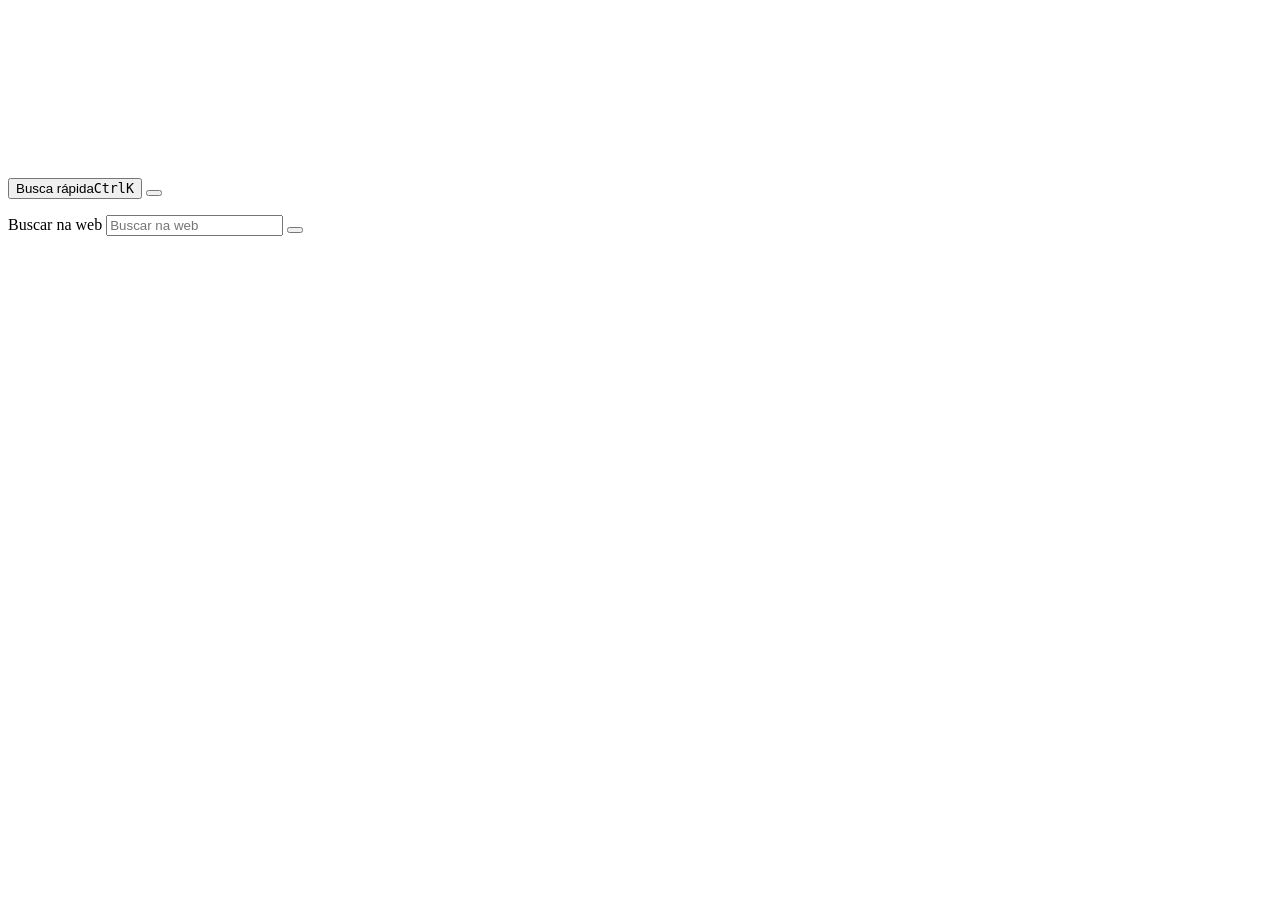
<file: src/index.html>
<!DOCTYPE html>
<html lang="pt-BR" class="boot">
<head>
<meta charset="utf-8">
<meta name="viewport" content="width=device-width, initial-scale=1">
<title>__TITLE__</title>
<!--FONTS-->
<!--CSS-->
</head>
<body data-style="brasa" data-layout="canto">
<!--BOOT-->
<canvas id="wall" aria-hidden="true"></canvas>
<canvas id="wall-fade" aria-hidden="true"></canvas>
<div id="scrim" aria-hidden="true"></div>

<main id="home" aria-label="Nova aba">
  <header class="top">
    <p class="date" id="date"></p>
    <div class="top-actions">
      <button class="kbd-hint" id="open-palette" type="button" aria-label="Busca rápida (Ctrl+K)"><span>Busca rápida</span><kbd>Ctrl</kbd><kbd>K</kbd></button>
      <button class="icon-btn" id="open-sheet" type="button" aria-label="Ajustes (Ctrl+,)" aria-haspopup="dialog"></button>
    </div>
  </header>
  <section class="hero" aria-live="off">
    <p class="greet" id="greet"></p>
    <div class="clock" id="clock" role="timer" aria-label=""></div>
    <p class="date-under" id="date-under"></p>
  </section>
  <section class="side">
    <form class="search" id="search" role="search" autocomplete="off">
      <label class="sr" for="q">Buscar na web</label>
      <span class="search-ico" aria-hidden="true"></span>
      <input id="q" name="q" type="search" placeholder="Buscar na web" spellcheck="false">
      <button type="submit" class="search-go" aria-label="Buscar"></button>
    </form>
    <nav class="favs" id="favs" aria-label="Favoritos"></nav>
  </section>
</main>

<aside id="sheet" class="sheet" role="dialog" aria-modal="false" aria-labelledby="pane-title" hidden>
  <div class="sheet-in">
    <nav class="rail" id="rail" role="tablist" aria-label="Seções dos ajustes" aria-orientation="vertical"></nav>
    <div class="pane" id="pane" role="tabpanel" tabindex="-1"></div>
  </div>
  <button class="icon-btn sheet-close" id="close-sheet" type="button" aria-label="Fechar ajustes"></button>
</aside>

<div id="palette" class="palette" role="dialog" aria-modal="true" aria-label="Busca rápida" hidden>
  <div class="palette-box">
    <div class="palette-field">
      <span class="search-ico" aria-hidden="true"></span>
      <input id="pq" type="text" role="combobox" aria-expanded="true" aria-controls="presults" aria-autocomplete="list" placeholder="Abas, favoritos, histórico ou um comando" spellcheck="false" autocomplete="off">
      <kbd>Esc</kbd>
    </div>
    <ul id="presults" role="listbox" aria-label="Resultados"></ul>
    <p class="palette-foot"><span><kbd>↑</kbd><kbd>↓</kbd> navegar</span><span><kbd>Enter</kbd> abrir</span><span>Tudo fica no seu computador.</span></p>
  </div>
</div>

<div id="modal" class="modal" role="dialog" aria-modal="true" aria-labelledby="modal-title" hidden></div>
<div id="onboard" class="onboard" hidden></div>
<div id="toast" class="toast" role="status" aria-live="polite"></div>

<!--JS-->
</body>
</html>
</file>
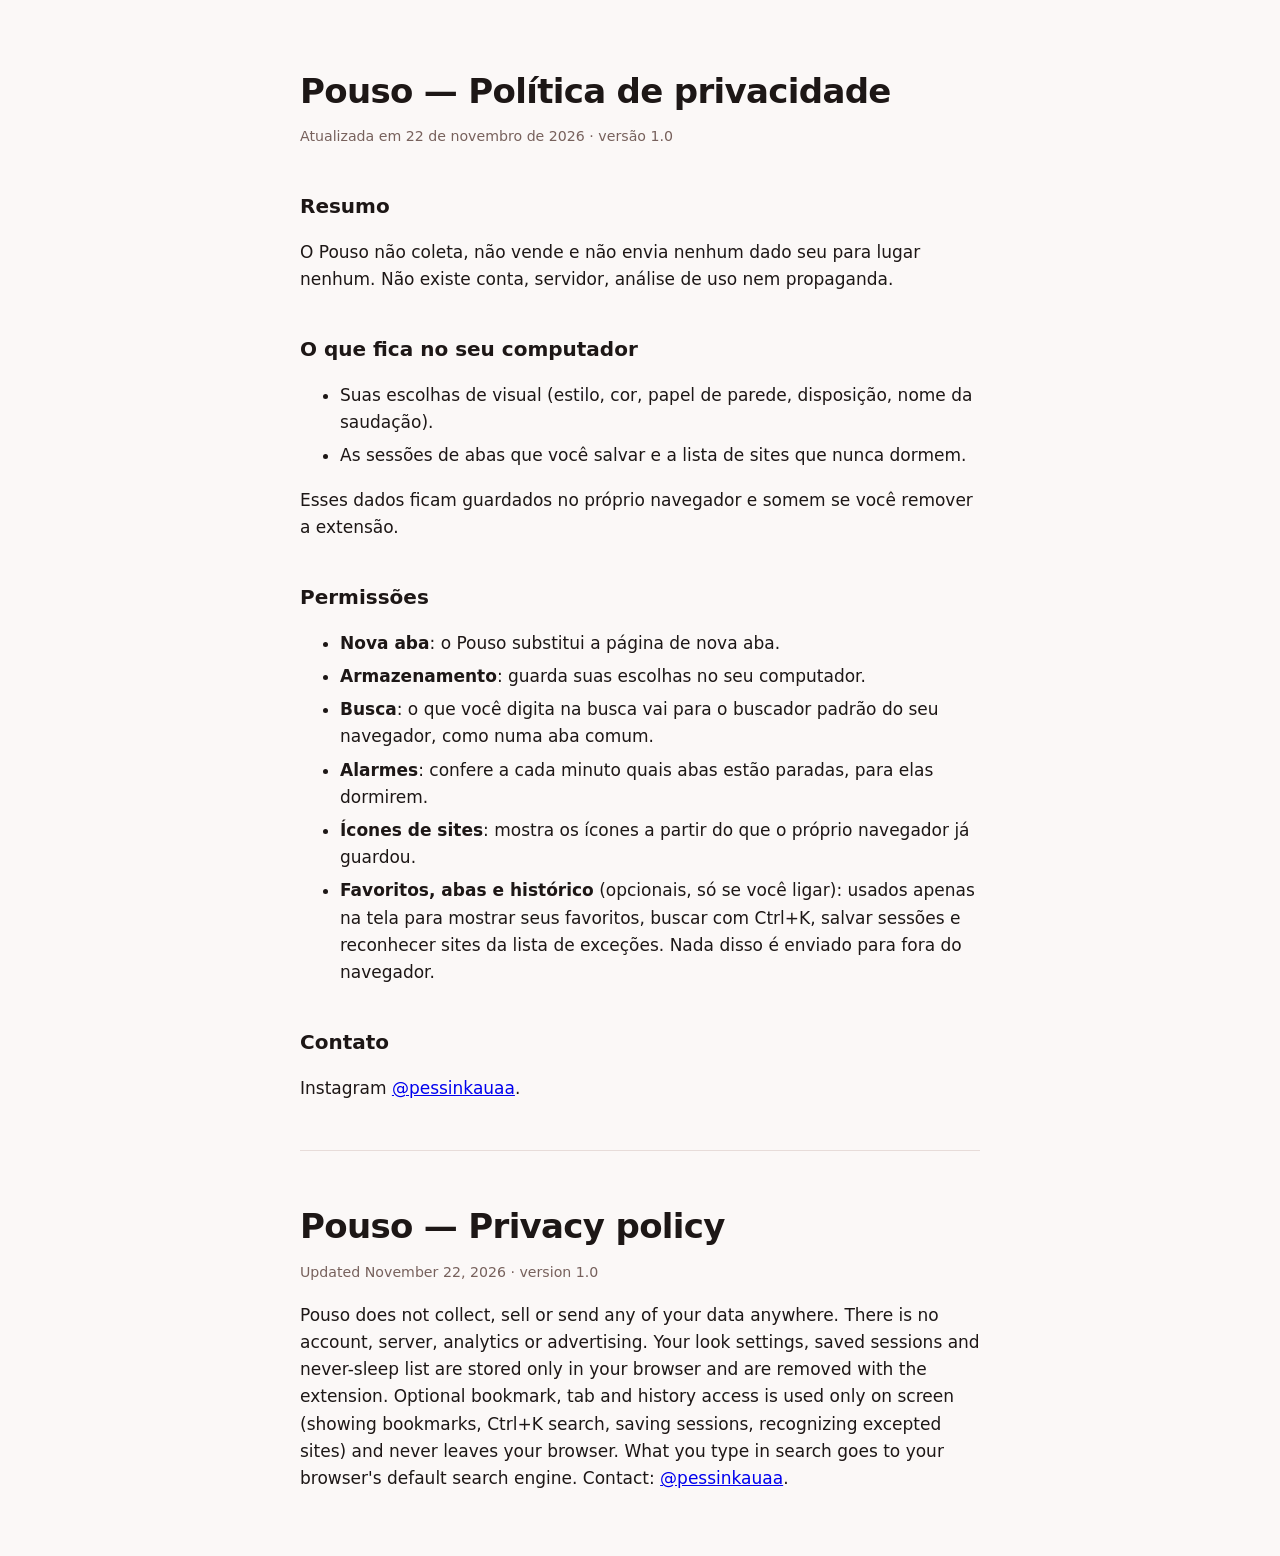
<file: docs/privacidade.html>
<!DOCTYPE html><html lang="pt-BR"><head><meta charset="utf-8"><meta name="viewport" content="width=device-width, initial-scale=1"><title>Pouso — Política de privacidade</title>
<style>body{font:17px/1.6 system-ui,-apple-system,"Segoe UI",sans-serif;max-width:680px;margin:64px auto;padding:0 22px;color:#1d1716;background:#fbf8f7}h1{font-size:34px;letter-spacing:-.02em;margin:0 0 4px}h2{font-size:20px;margin:40px 0 8px}small{color:#77615c}li{margin:6px 0}hr{border:0;border-top:1px solid #e7dcd9;margin:48px 0}</style></head><body>
<h1>Pouso — Política de privacidade</h1><small>Atualizada em 22 de novembro de 2026 · versão 1.0</small>
<h2>Resumo</h2><p>O Pouso não coleta, não vende e não envia nenhum dado seu para lugar nenhum. Não existe conta, servidor, análise de uso nem propaganda.</p>
<h2>O que fica no seu computador</h2><ul><li>Suas escolhas de visual (estilo, cor, papel de parede, disposição, nome da saudação).</li><li>As sessões de abas que você salvar e a lista de sites que nunca dormem.</li></ul><p>Esses dados ficam guardados no próprio navegador e somem se você remover a extensão.</p>
<h2>Permissões</h2><ul>
<li><b>Nova aba</b>: o Pouso substitui a página de nova aba.</li>
<li><b>Armazenamento</b>: guarda suas escolhas no seu computador.</li>
<li><b>Busca</b>: o que você digita na busca vai para o buscador padrão do seu navegador, como numa aba comum.</li>
<li><b>Alarmes</b>: confere a cada minuto quais abas estão paradas, para elas dormirem.</li>
<li><b>Ícones de sites</b>: mostra os ícones a partir do que o próprio navegador já guardou.</li>
<li><b>Favoritos, abas e histórico</b> (opcionais, só se você ligar): usados apenas na tela para mostrar seus favoritos, buscar com Ctrl+K, salvar sessões e reconhecer sites da lista de exceções. Nada disso é enviado para fora do navegador.</li></ul>
<h2>Contato</h2><p>Instagram <a href="https://www.instagram.com/pessinkauaa/">@pessinkauaa</a>.</p>
<hr><h1>Pouso — Privacy policy</h1><small>Updated November 22, 2026 · version 1.0</small>
<p>Pouso does not collect, sell or send any of your data anywhere. There is no account, server, analytics or advertising. Your look settings, saved sessions and never-sleep list are stored only in your browser and are removed with the extension. Optional bookmark, tab and history access is used only on screen (showing bookmarks, Ctrl+K search, saving sessions, recognizing excepted sites) and never leaves your browser. What you type in search goes to your browser's default search engine. Contact: <a href="https://www.instagram.com/pessinkauaa/">@pessinkauaa</a>.</p>
</body></html>
</file>
